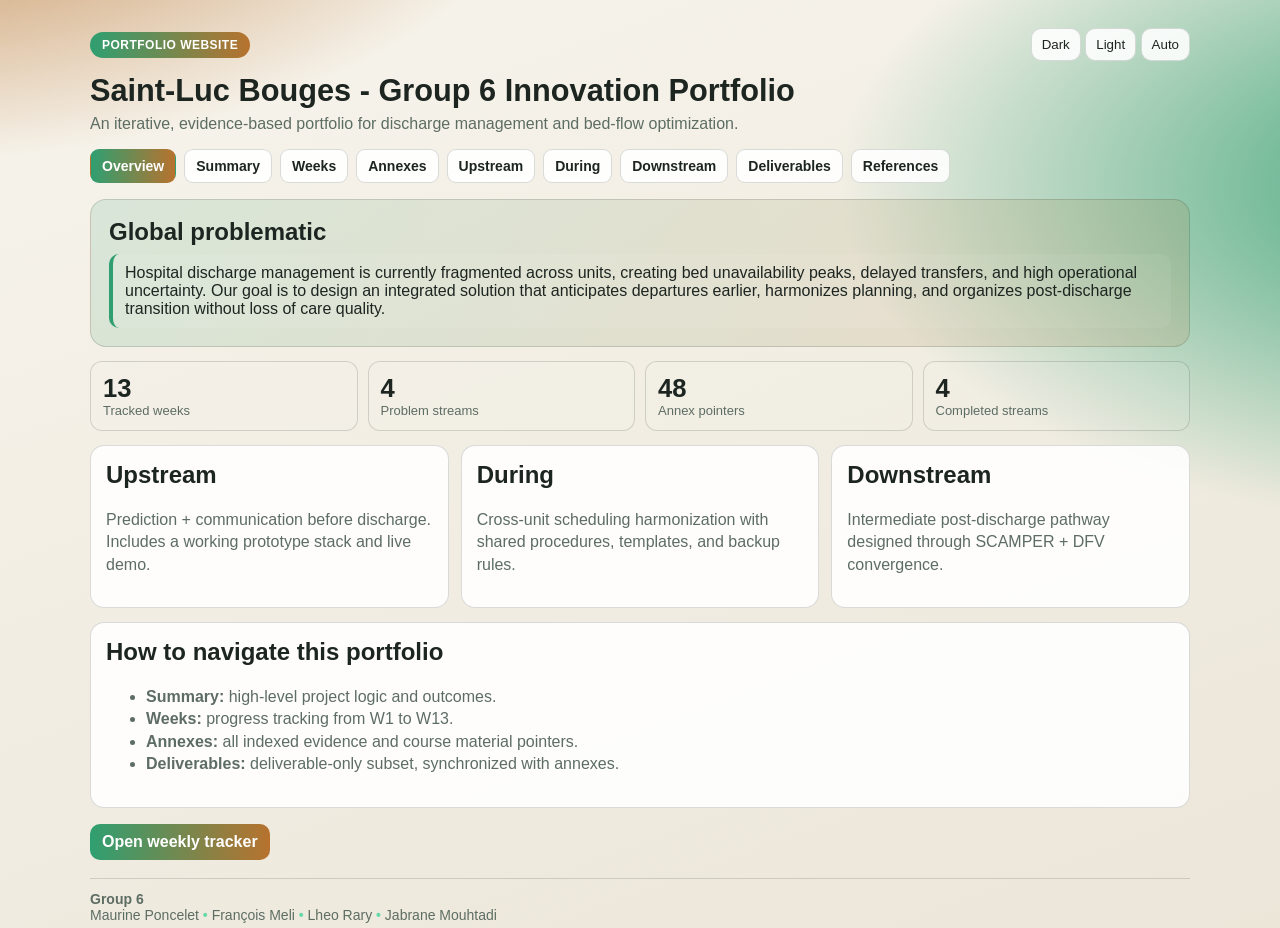
<file: index.html>
<!doctype html>
<html lang="en">
<head>
  <meta charset="utf-8" />
  <meta name="viewport" content="width=device-width, initial-scale=1" />
  <title>Saint-Luc Bouges G6 Portfolio</title>
  <link rel="stylesheet" href="assets/style.css" />
</head>
<body>
  <main class="container">
    <div class="topbar">
      <span class="badge">Portfolio Website</span>
      <div>
        <button type="button" onclick="setTheme('dark')">Dark</button>
        <button type="button" onclick="setTheme('light')">Light</button>
        <button type="button" onclick="setTheme('auto')">Auto</button>
      </div>
    </div>
    <h1>Saint-Luc Bouges - Group 6 Innovation Portfolio</h1>
    <p class="subtitle">An iterative, evidence-based portfolio for discharge management and bed-flow optimization.</p>

    <nav>
      <a href="index.html">Overview</a>
      <a href="summary.html">Summary</a>
      <a href="weeks.html">Weeks</a>
      <a href="annexes.html">Annexes</a>
      <a href="upstream.html">Upstream</a>
      <a href="during.html">During</a>
      <a href="downstream.html">Downstream</a>
      <a href="deliverables.html">Deliverables</a>
      <a href="references.html">References</a>
    </nav>

    <section class="hero reveal">
      <h2>Global problematic</h2>
      <div class="problem-box">
        Hospital discharge management is currently fragmented across units, creating bed unavailability peaks, delayed transfers, and high operational uncertainty.  
        Our goal is to design an integrated solution that anticipates departures earlier, harmonizes planning, and organizes post-discharge transition without loss of care quality.
      </div>
    </section>

    <section class="kpi-grid reveal">
      <article class="metric">
        <div class="value" id="metric-weeks">0</div>
        <div class="label">Tracked weeks</div>
      </article>
      <article class="metric">
        <div class="value" id="metric-streams">0</div>
        <div class="label">Problem streams</div>
      </article>
      <article class="metric">
        <div class="value" id="metric-annexes">0</div>
        <div class="label">Annex pointers</div>
      </article>
      <article class="metric">
        <div class="value" id="metric-completed-streams">0</div>
        <div class="label">Completed streams</div>
      </article>
    </section>

    <section class="pillars reveal" style="margin-top:14px;">
      <article class="card">
        <h2>Upstream</h2>
        <p>Prediction + communication before discharge. Includes a working prototype stack and live demo.</p>
      </article>
      <article class="card">
        <h2>During</h2>
        <p>Cross-unit scheduling harmonization with shared procedures, templates, and backup rules.</p>
      </article>
      <article class="card">
        <h2>Downstream</h2>
        <p>Intermediate post-discharge pathway designed through SCAMPER + DFV convergence.</p>
      </article>
    </section>

    <section class="card reveal" style="margin-top:14px;">
      <h2>How to navigate this portfolio</h2>
      <ul>
        <li><strong>Summary:</strong> high-level project logic and outcomes.</li>
        <li><strong>Weeks:</strong> progress tracking from W1 to W13.</li>
        <li><strong>Annexes:</strong> all indexed evidence and course material pointers.</li>
        <li><strong>Deliverables:</strong> deliverable-only subset, synchronized with annexes.</li>
      </ul>
    </section>

    <p style="margin-top:16px;">
      <a class="btn" href="weeks.html">Open weekly tracker</a>
    </p>

    <footer class="footer">
      <strong>Group 6</strong><br />
      Maurine Poncelet <span class="dot">•</span> François Meli <span class="dot">•</span> Lheo Rary <span class="dot">•</span> Jabrane Mouhtadi
    </footer>
  </main>
  <script src="assets/site.js"></script>
</body>
</html>
</file>
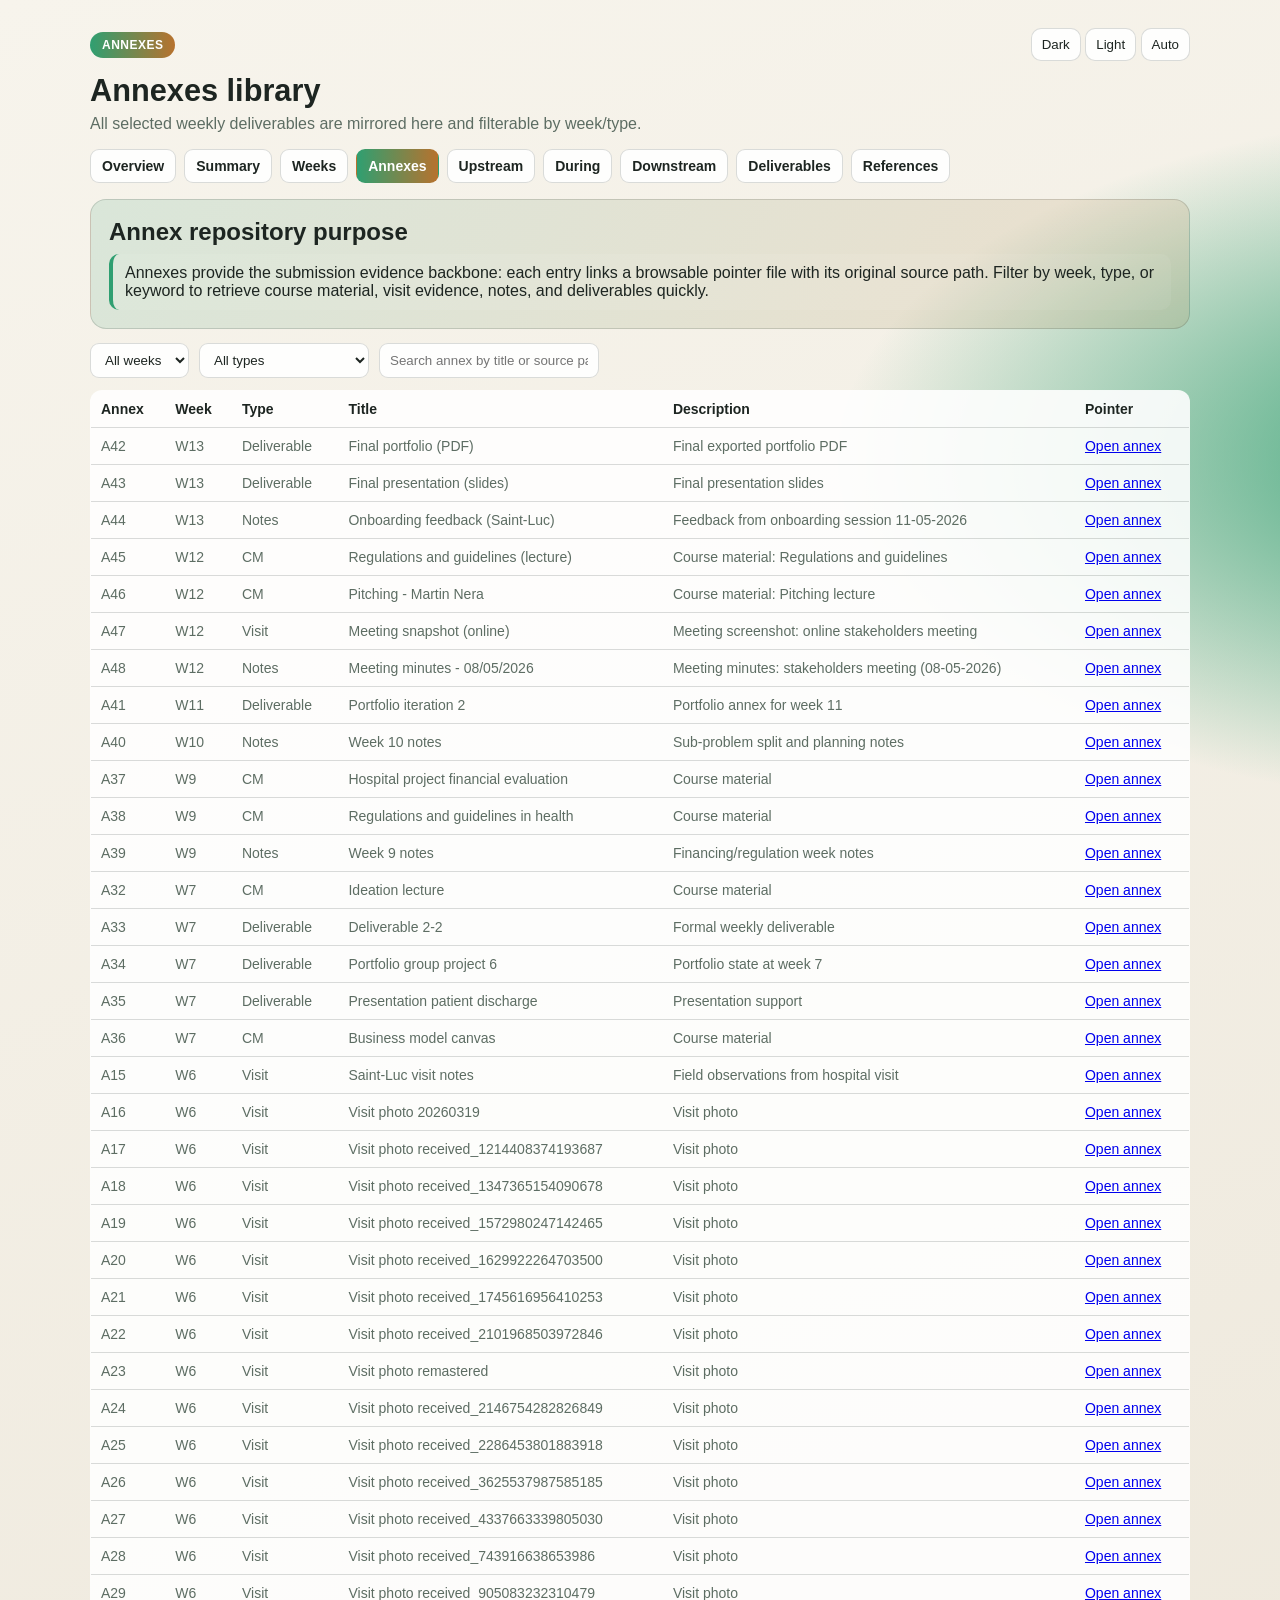
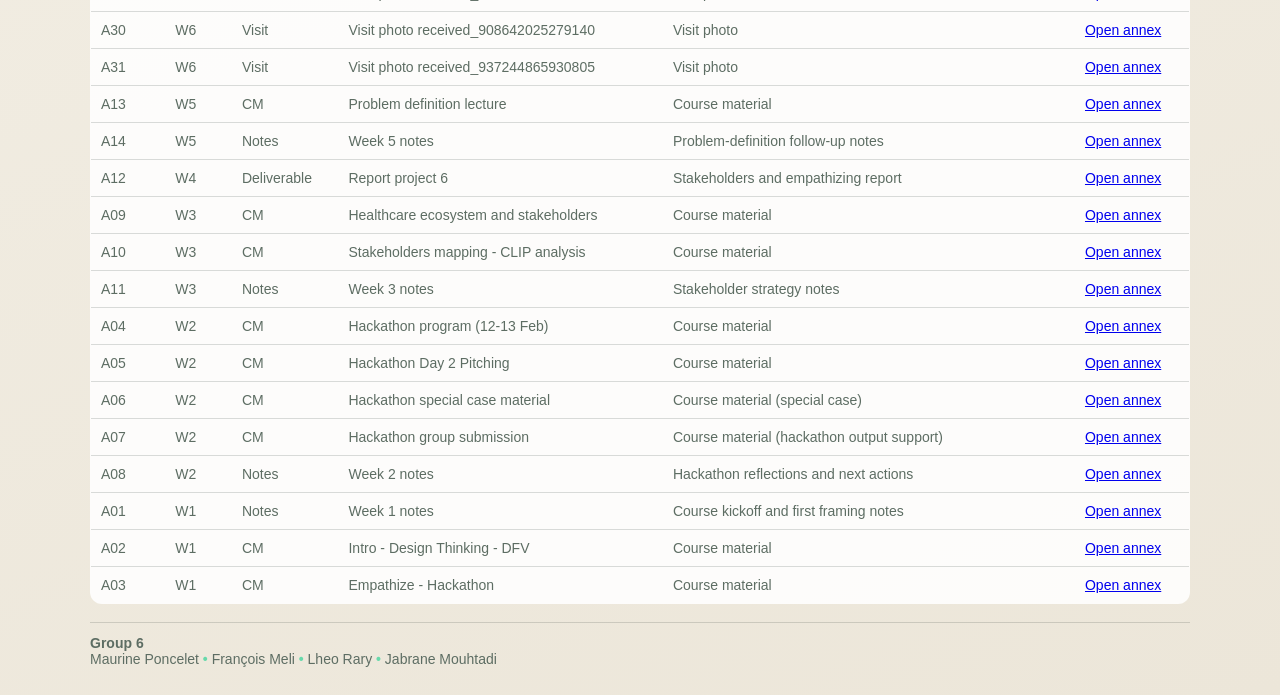
<file: annexes.html>
<!doctype html>
<html lang="en">
<head>
  <meta charset="utf-8" />
  <meta name="viewport" content="width=device-width, initial-scale=1" />
  <title>Annexes - Group 6 Portfolio</title>
  <link rel="stylesheet" href="assets/style.css" />
</head>
<body>
  <main class="container">
    <div class="topbar">
      <span class="badge">Annexes</span>
      <div>
        <button type="button" onclick="setTheme('dark')">Dark</button>
        <button type="button" onclick="setTheme('light')">Light</button>
        <button type="button" onclick="setTheme('auto')">Auto</button>
      </div>
    </div>
    <h1>Annexes library</h1>
    <p class="subtitle">All selected weekly deliverables are mirrored here and filterable by week/type.</p>

    <nav>
      <a href="index.html">Overview</a>
      <a href="summary.html">Summary</a>
      <a href="weeks.html">Weeks</a>
      <a href="annexes.html">Annexes</a>
      <a href="upstream.html">Upstream</a>
      <a href="during.html">During</a>
      <a href="downstream.html">Downstream</a>
      <a href="deliverables.html">Deliverables</a>
      <a href="references.html">References</a>
    </nav>

    <section class="hero reveal">
      <h2>Annex repository purpose</h2>
      <div class="problem-box">
        Annexes provide the submission evidence backbone: each entry links a browsable pointer file with its original source path.
        Filter by week, type, or keyword to retrieve course material, visit evidence, notes, and deliverables quickly.
      </div>
    </section>

    <div class="filter-row">
      <select id="annex-filter-week">
        <option value="all">All weeks</option>
        <option value="1">W1</option><option value="2">W2</option><option value="3">W3</option>
        <option value="4">W4</option><option value="5">W5</option><option value="6">W6</option>
        <option value="7">W7</option><option value="8">W8</option><option value="9">W9</option>
        <option value="10">W10</option><option value="11">W11</option><option value="12">W12</option>
        <option value="13">W13</option>
      </select>
      <select id="annex-filter-type">
        <option value="all">All types</option>
        <option value="cm">CM (Course Material)</option>
        <option value="visit">Visit</option>
        <option value="deliverable">Deliverable</option>
        <option value="notes">Notes</option>
        <option value="prototype">Prototype</option>
      </select>
      <input id="annex-filter-query" type="text" placeholder="Search annex by title or source path" />
    </div>

    <table class="table">
      <thead>
        <tr>
          <th>Annex</th>
          <th>Week</th>
          <th>Type</th>
          <th>Title</th>
          <th>Description</th>
          <th>Pointer</th>
        </tr>
      </thead>
      <tbody id="annexes-body"></tbody>
    </table>

    <footer class="footer">
      <strong>Group 6</strong><br />
      Maurine Poncelet <span class="dot">•</span> François Meli <span class="dot">•</span> Lheo Rary <span class="dot">•</span> Jabrane Mouhtadi
    </footer>
  </main>
  <script src="assets/annexes.js"></script>
  <script src="assets/site.js"></script>
</body>
</html>
</file>
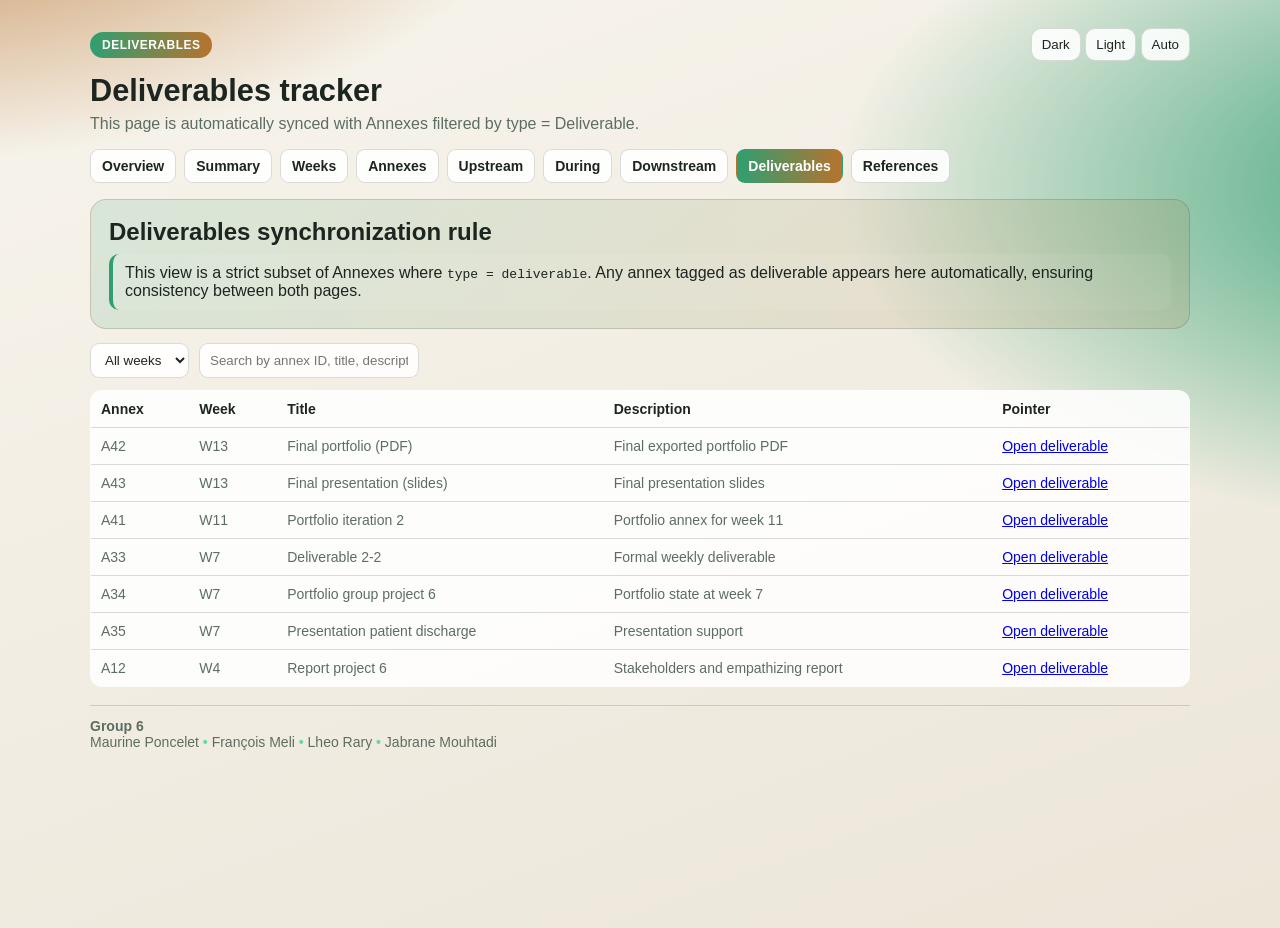
<file: deliverables.html>
<!doctype html>
<html lang="en">
<head>
  <meta charset="utf-8" />
  <meta name="viewport" content="width=device-width, initial-scale=1" />
  <title>Deliverables - Group 6 Portfolio</title>
  <link rel="stylesheet" href="assets/style.css" />
</head>
<body>
  <main class="container">
    <div class="topbar">
      <span class="badge">Deliverables</span>
      <div>
        <button type="button" onclick="setTheme('dark')">Dark</button>
        <button type="button" onclick="setTheme('light')">Light</button>
        <button type="button" onclick="setTheme('auto')">Auto</button>
      </div>
    </div>
    <h1>Deliverables tracker</h1>
    <p class="subtitle">This page is automatically synced with Annexes filtered by type = Deliverable.</p>

    <nav>
      <a href="index.html">Overview</a>
      <a href="summary.html">Summary</a>
      <a href="weeks.html">Weeks</a>
      <a href="annexes.html">Annexes</a>
      <a href="upstream.html">Upstream</a>
      <a href="during.html">During</a>
      <a href="downstream.html">Downstream</a>
      <a href="deliverables.html">Deliverables</a>
      <a href="references.html">References</a>
    </nav>

    <section class="hero reveal">
      <h2>Deliverables synchronization rule</h2>
      <div class="problem-box">
        This view is a strict subset of Annexes where <code>type = deliverable</code>.
        Any annex tagged as deliverable appears here automatically, ensuring consistency between both pages.
      </div>
    </section>

    <div class="filter-row">
      <select id="filter-week">
        <option value="all">All weeks</option>
        <option value="1">W1</option><option value="2">W2</option><option value="3">W3</option>
        <option value="4">W4</option><option value="5">W5</option><option value="6">W6</option>
        <option value="7">W7</option><option value="8">W8</option><option value="9">W9</option>
        <option value="10">W10</option><option value="11">W11</option><option value="12">W12</option>
        <option value="13">W13</option>
      </select>
      <input id="filter-query" type="text" placeholder="Search by annex ID, title, description, source" />
    </div>

    <table class="table">
      <thead>
        <tr>
          <th>Annex</th>
          <th>Week</th>
          <th>Title</th>
          <th>Description</th>
          <th>Pointer</th>
        </tr>
      </thead>
      <tbody id="deliverables-body"></tbody>
    </table>

    <footer class="footer">
      <strong>Group 6</strong><br />
      Maurine Poncelet <span class="dot">•</span> François Meli <span class="dot">•</span> Lheo Rary <span class="dot">•</span> Jabrane Mouhtadi
    </footer>
  </main>
  <script src="assets/annexes.js?v=20260413b"></script>
  <script>
    (function () {
      function fallbackRender() {
        const body = document.getElementById("deliverables-body");
        const weekFilter = document.getElementById("filter-week");
        const queryInput = document.getElementById("filter-query");
        if (!body || !window.ANNEXES_DATA) return;
        if (body.children.length > 0) return;

        const week = (weekFilter && weekFilter.value) ? weekFilter.value : "all";
        const q = (queryInput && queryInput.value ? queryInput.value : "").trim().toLowerCase();
        const rows = window.ANNEXES_DATA.filter((a) => {
          const w = week === "all" || String(a.week) === week;
          const t = a.type === "deliverable";
          const qq = q === "" || (a.id + " " + a.title + " " + a.description + " " + a.source).toLowerCase().includes(q);
          return w && t && qq;
        });
        body.innerHTML = rows.map((a) =>
          "<tr>" +
          "<td>" + a.id + "</td>" +
          "<td>W" + a.week + "</td>" +
          "<td>" + a.title + "</td>" +
          "<td>" + a.description + "</td>" +
          "<td><a href=\"" + a.file + "\" target=\"_blank\" rel=\"noreferrer\">Open deliverable</a></td>" +
          "</tr>"
        ).join("");
      }
      window.addEventListener("load", fallbackRender);
    })();
  </script>
  <script src="assets/site.js?v=20260413b"></script>
</body>
</html>
</file>
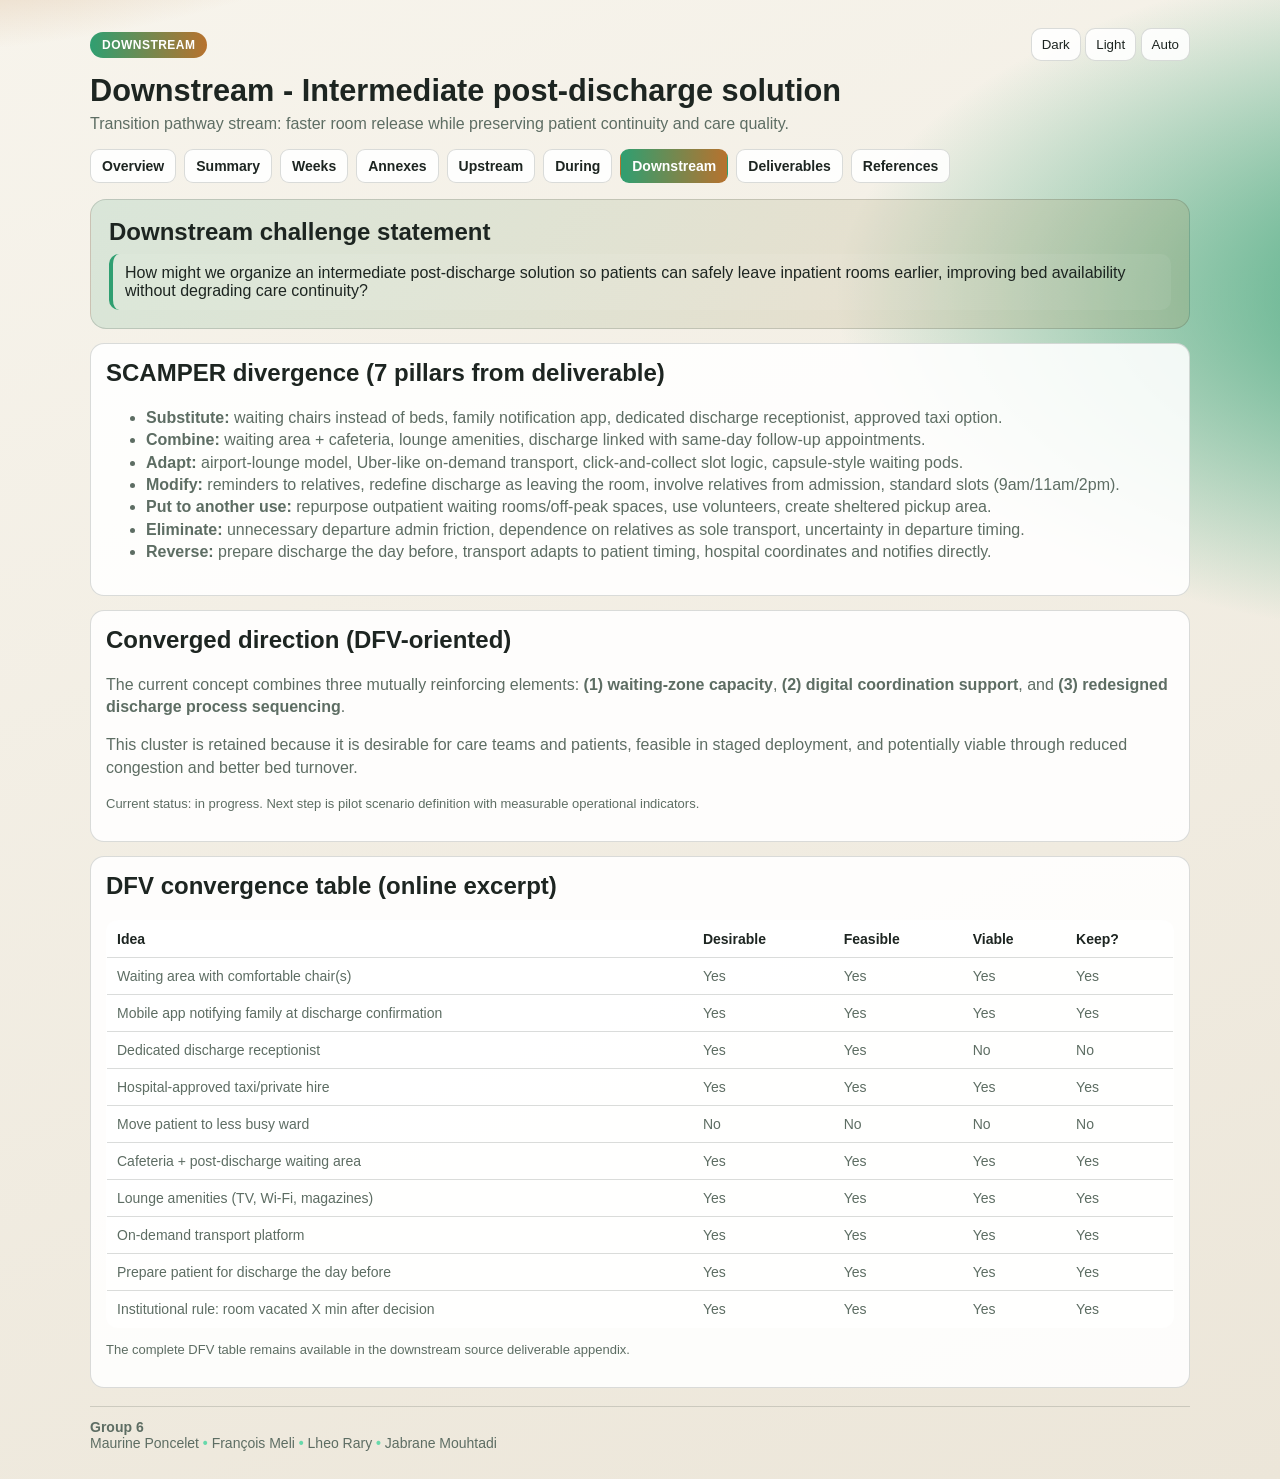
<file: downstream.html>
<!doctype html>
<html lang="en">
<head>
  <meta charset="utf-8" />
  <meta name="viewport" content="width=device-width, initial-scale=1" />
  <title>Downstream - Group 6 Portfolio</title>
  <link rel="stylesheet" href="assets/style.css" />
</head>
<body>
  <main class="container">
    <div class="topbar">
      <span class="badge">Downstream</span>
      <div>
        <button type="button" onclick="setTheme('dark')">Dark</button>
        <button type="button" onclick="setTheme('light')">Light</button>
        <button type="button" onclick="setTheme('auto')">Auto</button>
      </div>
    </div>
    <h1>Downstream - Intermediate post-discharge solution</h1>
    <p class="subtitle">Transition pathway stream: faster room release while preserving patient continuity and care quality.</p>

    <nav>
      <a href="index.html">Overview</a>
      <a href="summary.html">Summary</a>
      <a href="weeks.html">Weeks</a>
      <a href="annexes.html">Annexes</a>
      <a href="upstream.html">Upstream</a>
      <a href="during.html">During</a>
      <a href="downstream.html">Downstream</a>
      <a href="deliverables.html">Deliverables</a>
      <a href="references.html">References</a>
    </nav>

    <section class="hero reveal">
      <h2>Downstream challenge statement</h2>
      <div class="problem-box">
        How might we organize an intermediate post-discharge solution so patients can safely leave inpatient rooms earlier,
        improving bed availability without degrading care continuity?
      </div>
    </section>

    <section class="card reveal" style="margin-top:14px;">
      <h2>SCAMPER divergence (7 pillars from deliverable)</h2>
      <ul>
        <li><strong>Substitute:</strong> waiting chairs instead of beds, family notification app, dedicated discharge receptionist, approved taxi option.</li>
        <li><strong>Combine:</strong> waiting area + cafeteria, lounge amenities, discharge linked with same-day follow-up appointments.</li>
        <li><strong>Adapt:</strong> airport-lounge model, Uber-like on-demand transport, click-and-collect slot logic, capsule-style waiting pods.</li>
        <li><strong>Modify:</strong> reminders to relatives, redefine discharge as leaving the room, involve relatives from admission, standard slots (9am/11am/2pm).</li>
        <li><strong>Put to another use:</strong> repurpose outpatient waiting rooms/off-peak spaces, use volunteers, create sheltered pickup area.</li>
        <li><strong>Eliminate:</strong> unnecessary departure admin friction, dependence on relatives as sole transport, uncertainty in departure timing.</li>
        <li><strong>Reverse:</strong> prepare discharge the day before, transport adapts to patient timing, hospital coordinates and notifies directly.</li>
      </ul>
    </section>

    <section class="card reveal" style="margin-top:14px;">
      <h2>Converged direction (DFV-oriented)</h2>
      <p>
        The current concept combines three mutually reinforcing elements:
        <strong>(1) waiting-zone capacity</strong>, <strong>(2) digital coordination support</strong>, and
        <strong>(3) redesigned discharge process sequencing</strong>.
      </p>
      <p>
        This cluster is retained because it is desirable for care teams and patients, feasible in staged deployment, and potentially viable
        through reduced congestion and better bed turnover.
      </p>
      <p class="small">
        Current status: in progress. Next step is pilot scenario definition with measurable operational indicators.
      </p>
    </section>

    <section class="card reveal" style="margin-top:14px;">
      <h2>DFV convergence table (online excerpt)</h2>
      <table class="table">
        <thead>
          <tr>
            <th>Idea</th>
            <th>Desirable</th>
            <th>Feasible</th>
            <th>Viable</th>
            <th>Keep?</th>
          </tr>
        </thead>
        <tbody>
          <tr><td>Waiting area with comfortable chair(s)</td><td>Yes</td><td>Yes</td><td>Yes</td><td>Yes</td></tr>
          <tr><td>Mobile app notifying family at discharge confirmation</td><td>Yes</td><td>Yes</td><td>Yes</td><td>Yes</td></tr>
          <tr><td>Dedicated discharge receptionist</td><td>Yes</td><td>Yes</td><td>No</td><td>No</td></tr>
          <tr><td>Hospital-approved taxi/private hire</td><td>Yes</td><td>Yes</td><td>Yes</td><td>Yes</td></tr>
          <tr><td>Move patient to less busy ward</td><td>No</td><td>No</td><td>No</td><td>No</td></tr>
          <tr><td>Cafeteria + post-discharge waiting area</td><td>Yes</td><td>Yes</td><td>Yes</td><td>Yes</td></tr>
          <tr><td>Lounge amenities (TV, Wi-Fi, magazines)</td><td>Yes</td><td>Yes</td><td>Yes</td><td>Yes</td></tr>
          <tr><td>On-demand transport platform</td><td>Yes</td><td>Yes</td><td>Yes</td><td>Yes</td></tr>
          <tr><td>Prepare patient for discharge the day before</td><td>Yes</td><td>Yes</td><td>Yes</td><td>Yes</td></tr>
          <tr><td>Institutional rule: room vacated X min after decision</td><td>Yes</td><td>Yes</td><td>Yes</td><td>Yes</td></tr>
        </tbody>
      </table>
      <p class="small">The complete DFV table remains available in the downstream source deliverable appendix.</p>
    </section>

    <footer class="footer">
      <strong>Group 6</strong><br />
      Maurine Poncelet <span class="dot">•</span> François Meli <span class="dot">•</span> Lheo Rary <span class="dot">•</span> Jabrane Mouhtadi
    </footer>
  </main>
  <script src="assets/site.js"></script>
</body>
</html>
</file>
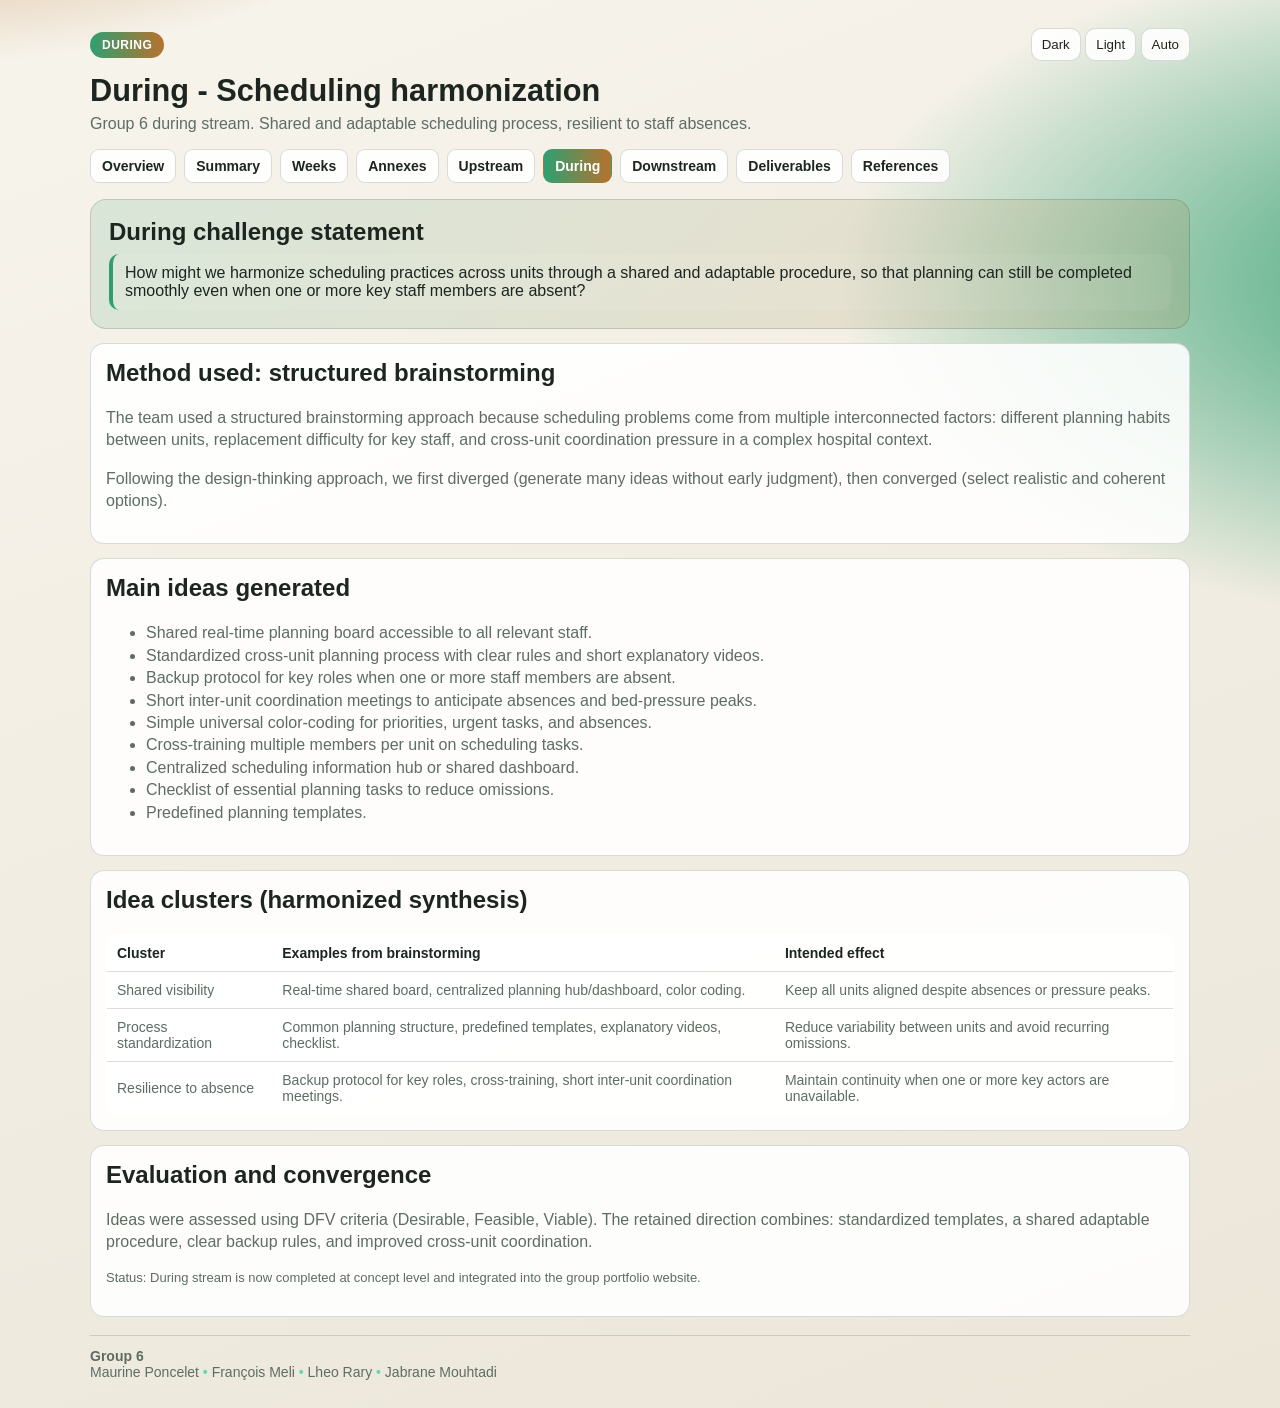
<file: during.html>
<!doctype html>
<html lang="en">
<head>
  <meta charset="utf-8" />
  <meta name="viewport" content="width=device-width, initial-scale=1" />
  <title>During - Group 6 Portfolio</title>
  <link rel="stylesheet" href="assets/style.css" />
</head>
<body>
  <main class="container">
    <div class="topbar">
      <span class="badge">During</span>
      <div>
        <button type="button" onclick="setTheme('dark')">Dark</button>
        <button type="button" onclick="setTheme('light')">Light</button>
        <button type="button" onclick="setTheme('auto')">Auto</button>
      </div>
    </div>
    <h1>During - Scheduling harmonization</h1>
    <p class="subtitle">Group 6 during stream. Shared and adaptable scheduling process, resilient to staff absences.</p>

    <nav>
      <a href="index.html">Overview</a>
      <a href="summary.html">Summary</a>
      <a href="weeks.html">Weeks</a>
      <a href="annexes.html">Annexes</a>
      <a href="upstream.html">Upstream</a>
      <a href="during.html">During</a>
      <a href="downstream.html">Downstream</a>
      <a href="deliverables.html">Deliverables</a>
      <a href="references.html">References</a>
    </nav>

    <section class="hero reveal">
      <h2>During challenge statement</h2>
      <div class="problem-box">
        How might we harmonize scheduling practices across units through a shared and adaptable procedure,
        so that planning can still be completed smoothly even when one or more key staff members are absent?
      </div>
    </section>

    <section class="card reveal" style="margin-top:14px;">
      <h2>Method used: structured brainstorming</h2>
      <p>
        The team used a structured brainstorming approach because scheduling problems come from multiple
        interconnected factors: different planning habits between units, replacement difficulty for key staff,
        and cross-unit coordination pressure in a complex hospital context.
      </p>
      <p>
        Following the design-thinking approach, we first diverged (generate many ideas without early judgment),
        then converged (select realistic and coherent options).
      </p>
    </section>

    <section class="card reveal" style="margin-top:14px;">
      <h2>Main ideas generated</h2>
      <ul>
        <li>Shared real-time planning board accessible to all relevant staff.</li>
        <li>Standardized cross-unit planning process with clear rules and short explanatory videos.</li>
        <li>Backup protocol for key roles when one or more staff members are absent.</li>
        <li>Short inter-unit coordination meetings to anticipate absences and bed-pressure peaks.</li>
        <li>Simple universal color-coding for priorities, urgent tasks, and absences.</li>
        <li>Cross-training multiple members per unit on scheduling tasks.</li>
        <li>Centralized scheduling information hub or shared dashboard.</li>
        <li>Checklist of essential planning tasks to reduce omissions.</li>
        <li>Predefined planning templates.</li>
      </ul>
    </section>

    <section class="card reveal" style="margin-top:14px;">
      <h2>Idea clusters (harmonized synthesis)</h2>
      <table class="table">
        <thead>
          <tr>
            <th>Cluster</th>
            <th>Examples from brainstorming</th>
            <th>Intended effect</th>
          </tr>
        </thead>
        <tbody>
          <tr>
            <td>Shared visibility</td>
            <td>Real-time shared board, centralized planning hub/dashboard, color coding.</td>
            <td>Keep all units aligned despite absences or pressure peaks.</td>
          </tr>
          <tr>
            <td>Process standardization</td>
            <td>Common planning structure, predefined templates, explanatory videos, checklist.</td>
            <td>Reduce variability between units and avoid recurring omissions.</td>
          </tr>
          <tr>
            <td>Resilience to absence</td>
            <td>Backup protocol for key roles, cross-training, short inter-unit coordination meetings.</td>
            <td>Maintain continuity when one or more key actors are unavailable.</td>
          </tr>
        </tbody>
      </table>
    </section>

    <section class="card reveal" style="margin-top:14px;">
      <h2>Evaluation and convergence</h2>
      <p>
        Ideas were assessed using DFV criteria (Desirable, Feasible, Viable).
        The retained direction combines:
        standardized templates, a shared adaptable procedure, clear backup rules, and improved cross-unit coordination.
      </p>
      <p class="small">
        Status: During stream is now completed at concept level and integrated into the group portfolio website.
      </p>
    </section>

    <footer class="footer">
      <strong>Group 6</strong><br />
      Maurine Poncelet <span class="dot">•</span> François Meli <span class="dot">•</span> Lheo Rary <span class="dot">•</span> Jabrane Mouhtadi
    </footer>
  </main>
  <script src="assets/site.js"></script>
</body>
</html>
</file>
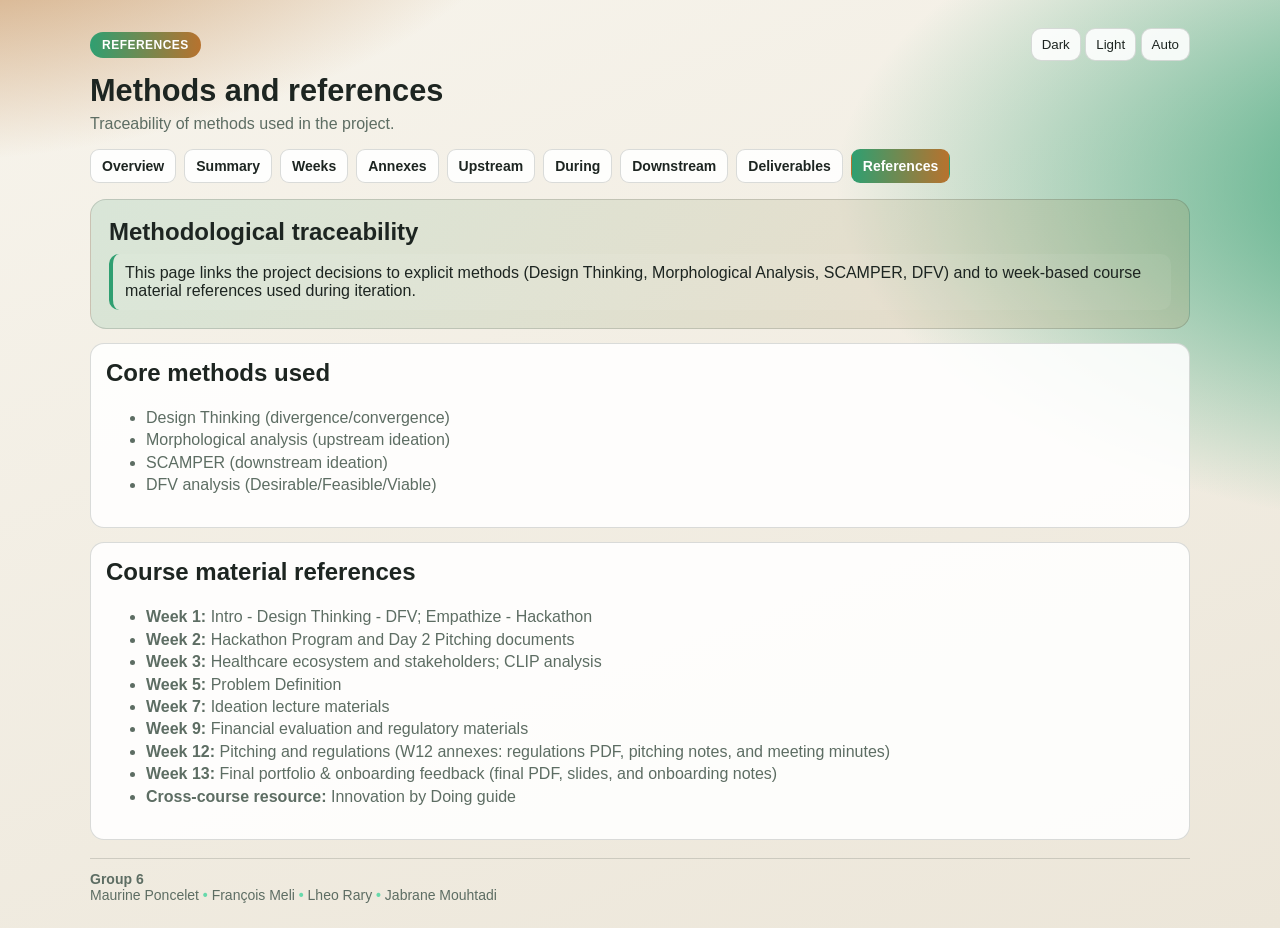
<file: references.html>
<!doctype html>
<html lang="en">
<head>
  <meta charset="utf-8" />
  <meta name="viewport" content="width=device-width, initial-scale=1" />
  <title>References - Group 6 Portfolio</title>
  <link rel="stylesheet" href="assets/style.css" />
</head>
<body>
  <main class="container">
    <div class="topbar">
      <span class="badge">References</span>
      <div>
        <button type="button" onclick="setTheme('dark')">Dark</button>
        <button type="button" onclick="setTheme('light')">Light</button>
        <button type="button" onclick="setTheme('auto')">Auto</button>
      </div>
    </div>
    <h1>Methods and references</h1>
    <p class="subtitle">Traceability of methods used in the project.</p>

    <nav>
      <a href="index.html">Overview</a>
      <a href="summary.html">Summary</a>
      <a href="weeks.html">Weeks</a>
      <a href="annexes.html">Annexes</a>
      <a href="upstream.html">Upstream</a>
      <a href="during.html">During</a>
      <a href="downstream.html">Downstream</a>
      <a href="deliverables.html">Deliverables</a>
      <a href="references.html">References</a>
    </nav>

    <section class="hero reveal">
      <h2>Methodological traceability</h2>
      <div class="problem-box">
        This page links the project decisions to explicit methods (Design Thinking, Morphological Analysis, SCAMPER, DFV)
        and to week-based course material references used during iteration.
      </div>
    </section>

    <section class="card reveal" style="margin-top:14px;">
      <h2>Core methods used</h2>
      <ul>
        <li>Design Thinking (divergence/convergence)</li>
        <li>Morphological analysis (upstream ideation)</li>
        <li>SCAMPER (downstream ideation)</li>
        <li>DFV analysis (Desirable/Feasible/Viable)</li>
      </ul>
    </section>

    <section class="card reveal" style="margin-top:14px;">
      <h2>Course material references</h2>
      <ul>
        <li><strong>Week 1:</strong> Intro - Design Thinking - DFV; Empathize - Hackathon</li>
        <li><strong>Week 2:</strong> Hackathon Program and Day 2 Pitching documents</li>
        <li><strong>Week 3:</strong> Healthcare ecosystem and stakeholders; CLIP analysis</li>
        <li><strong>Week 5:</strong> Problem Definition</li>
        <li><strong>Week 7:</strong> Ideation lecture materials</li>
        <li><strong>Week 9:</strong> Financial evaluation and regulatory materials</li>
        <li><strong>Week 12:</strong> Pitching and regulations (W12 annexes: regulations PDF, pitching notes, and meeting minutes)</li>
        <li><strong>Week 13:</strong> Final portfolio & onboarding feedback (final PDF, slides, and onboarding notes)</li>
        <li><strong>Cross-course resource:</strong> Innovation by Doing guide</li>
      </ul>
    </section>

    <footer class="footer">
      <strong>Group 6</strong><br />
      Maurine Poncelet <span class="dot">•</span> François Meli <span class="dot">•</span> Lheo Rary <span class="dot">•</span> Jabrane Mouhtadi
    </footer>
  </main>
  <script src="assets/site.js"></script>
</body>
</html>
</file>
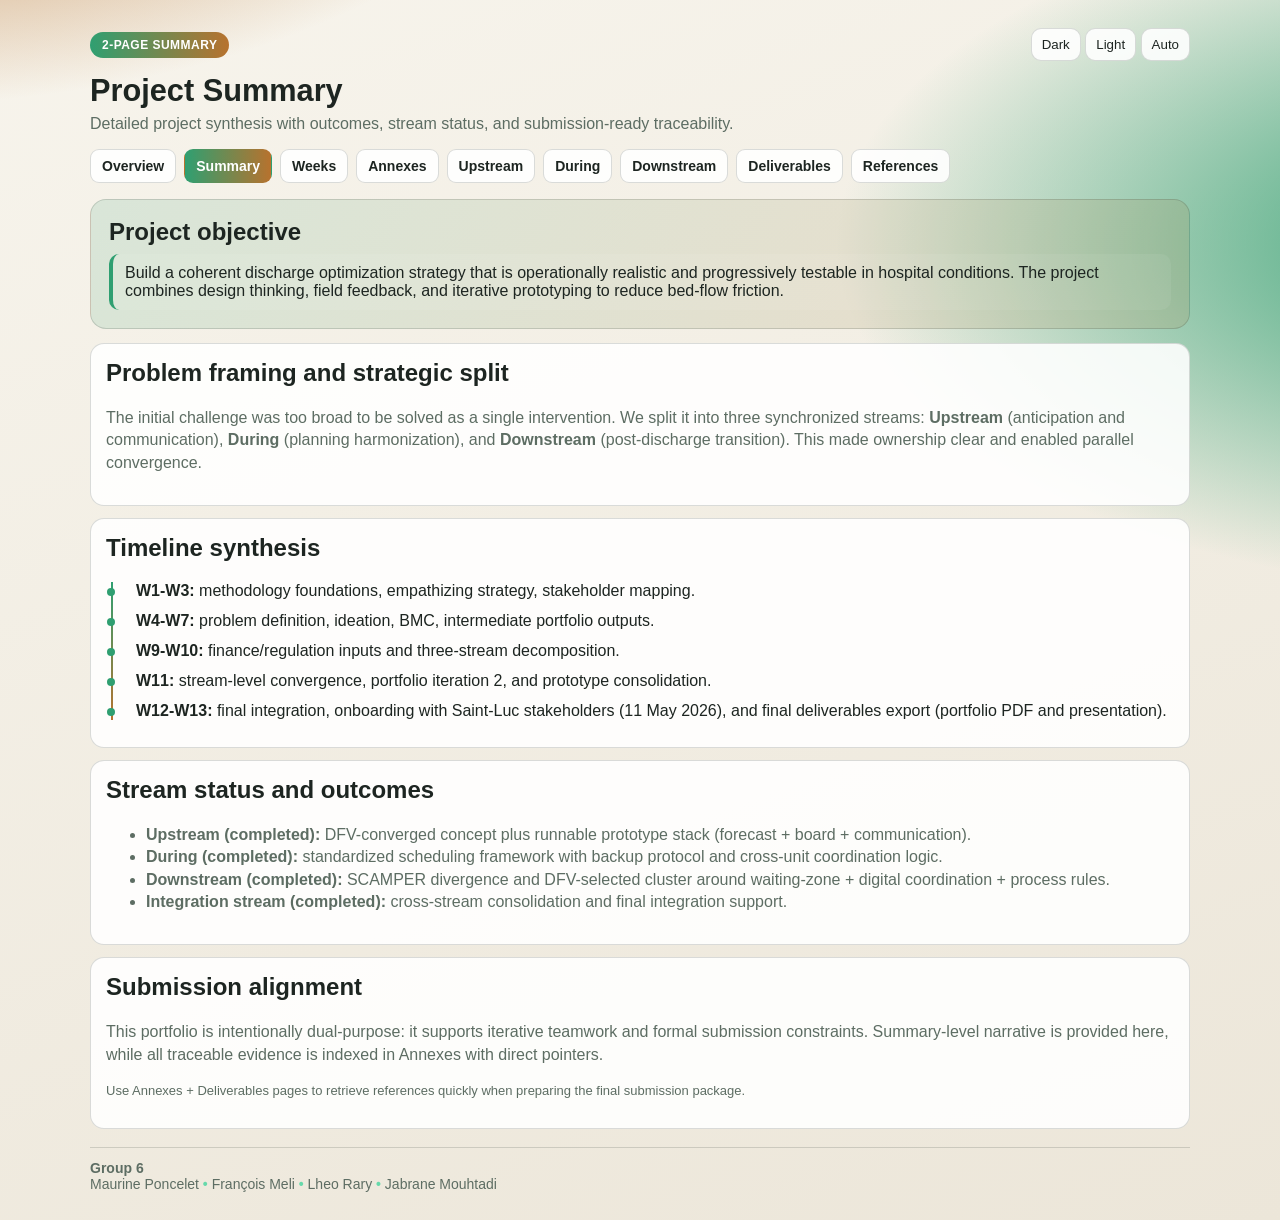
<file: summary.html>
<!doctype html>
<html lang="en">
<head>
  <meta charset="utf-8" />
  <meta name="viewport" content="width=device-width, initial-scale=1" />
  <title>Summary - Group 6 Portfolio</title>
  <link rel="stylesheet" href="assets/style.css" />
</head>
<body>
  <main class="container">
    <div class="topbar">
      <span class="badge">2-page summary</span>
      <div>
        <button type="button" onclick="setTheme('dark')">Dark</button>
        <button type="button" onclick="setTheme('light')">Light</button>
        <button type="button" onclick="setTheme('auto')">Auto</button>
      </div>
    </div>
    <h1>Project Summary</h1>
    <p class="subtitle">Detailed project synthesis with outcomes, stream status, and submission-ready traceability.</p>

    <nav>
      <a href="index.html">Overview</a>
      <a href="summary.html">Summary</a>
      <a href="weeks.html">Weeks</a>
      <a href="annexes.html">Annexes</a>
      <a href="upstream.html">Upstream</a>
      <a href="during.html">During</a>
      <a href="downstream.html">Downstream</a>
      <a href="deliverables.html">Deliverables</a>
      <a href="references.html">References</a>
    </nav>

    <section class="hero reveal">
      <h2>Project objective</h2>
      <div class="problem-box">
        Build a coherent discharge optimization strategy that is operationally realistic and progressively testable in hospital conditions.  
        The project combines design thinking, field feedback, and iterative prototyping to reduce bed-flow friction.
      </div>
    </section>

    <section class="card reveal">
      <h2>Problem framing and strategic split</h2>
      <p>
        The initial challenge was too broad to be solved as a single intervention. We split it into three synchronized streams:
        <strong>Upstream</strong> (anticipation and communication), <strong>During</strong> (planning harmonization), and
        <strong>Downstream</strong> (post-discharge transition). This made ownership clear and enabled parallel convergence.
      </p>
    </section>

    <section class="card reveal" style="margin-top:12px;">
      <h2>Timeline synthesis</h2>
      <div class="timeline">
        <div class="timeline-item"><strong>W1-W3:</strong> methodology foundations, empathizing strategy, stakeholder mapping.</div>
        <div class="timeline-item"><strong>W4-W7:</strong> problem definition, ideation, BMC, intermediate portfolio outputs.</div>
        <div class="timeline-item"><strong>W9-W10:</strong> finance/regulation inputs and three-stream decomposition.</div>
        <div class="timeline-item"><strong>W11:</strong> stream-level convergence, portfolio iteration 2, and prototype consolidation.</div>
        <div class="timeline-item"><strong>W12-W13:</strong> final integration, onboarding with Saint-Luc stakeholders (11 May 2026), and final deliverables export (portfolio PDF and presentation).</div>
      </div>
    </section>

    <section class="card reveal" style="margin-top:12px;">
      <h2>Stream status and outcomes</h2>
      <ul>
        <li><strong>Upstream (completed):</strong> DFV-converged concept plus runnable prototype stack (forecast + board + communication).</li>
        <li><strong>During (completed):</strong> standardized scheduling framework with backup protocol and cross-unit coordination logic.</li>
        <li><strong>Downstream (completed):</strong> SCAMPER divergence and DFV-selected cluster around waiting-zone + digital coordination + process rules.</li>
        <li><strong>Integration stream (completed):</strong> cross-stream consolidation and final integration support.</li>
      </ul>
    </section>

    <section class="card reveal" style="margin-top:12px;">
      <h2>Submission alignment</h2>
      <p>
        This portfolio is intentionally dual-purpose: it supports iterative teamwork and formal submission constraints.
        Summary-level narrative is provided here, while all traceable evidence is indexed in Annexes with direct pointers.
      </p>
      <p class="small">Use Annexes + Deliverables pages to retrieve references quickly when preparing the final submission package.</p>
    </section>

    <footer class="footer">
      <strong>Group 6</strong><br />
      Maurine Poncelet <span class="dot">•</span> François Meli <span class="dot">•</span> Lheo Rary <span class="dot">•</span> Jabrane Mouhtadi
    </footer>
  </main>
  <script src="assets/site.js"></script>
</body>
</html>
</file>
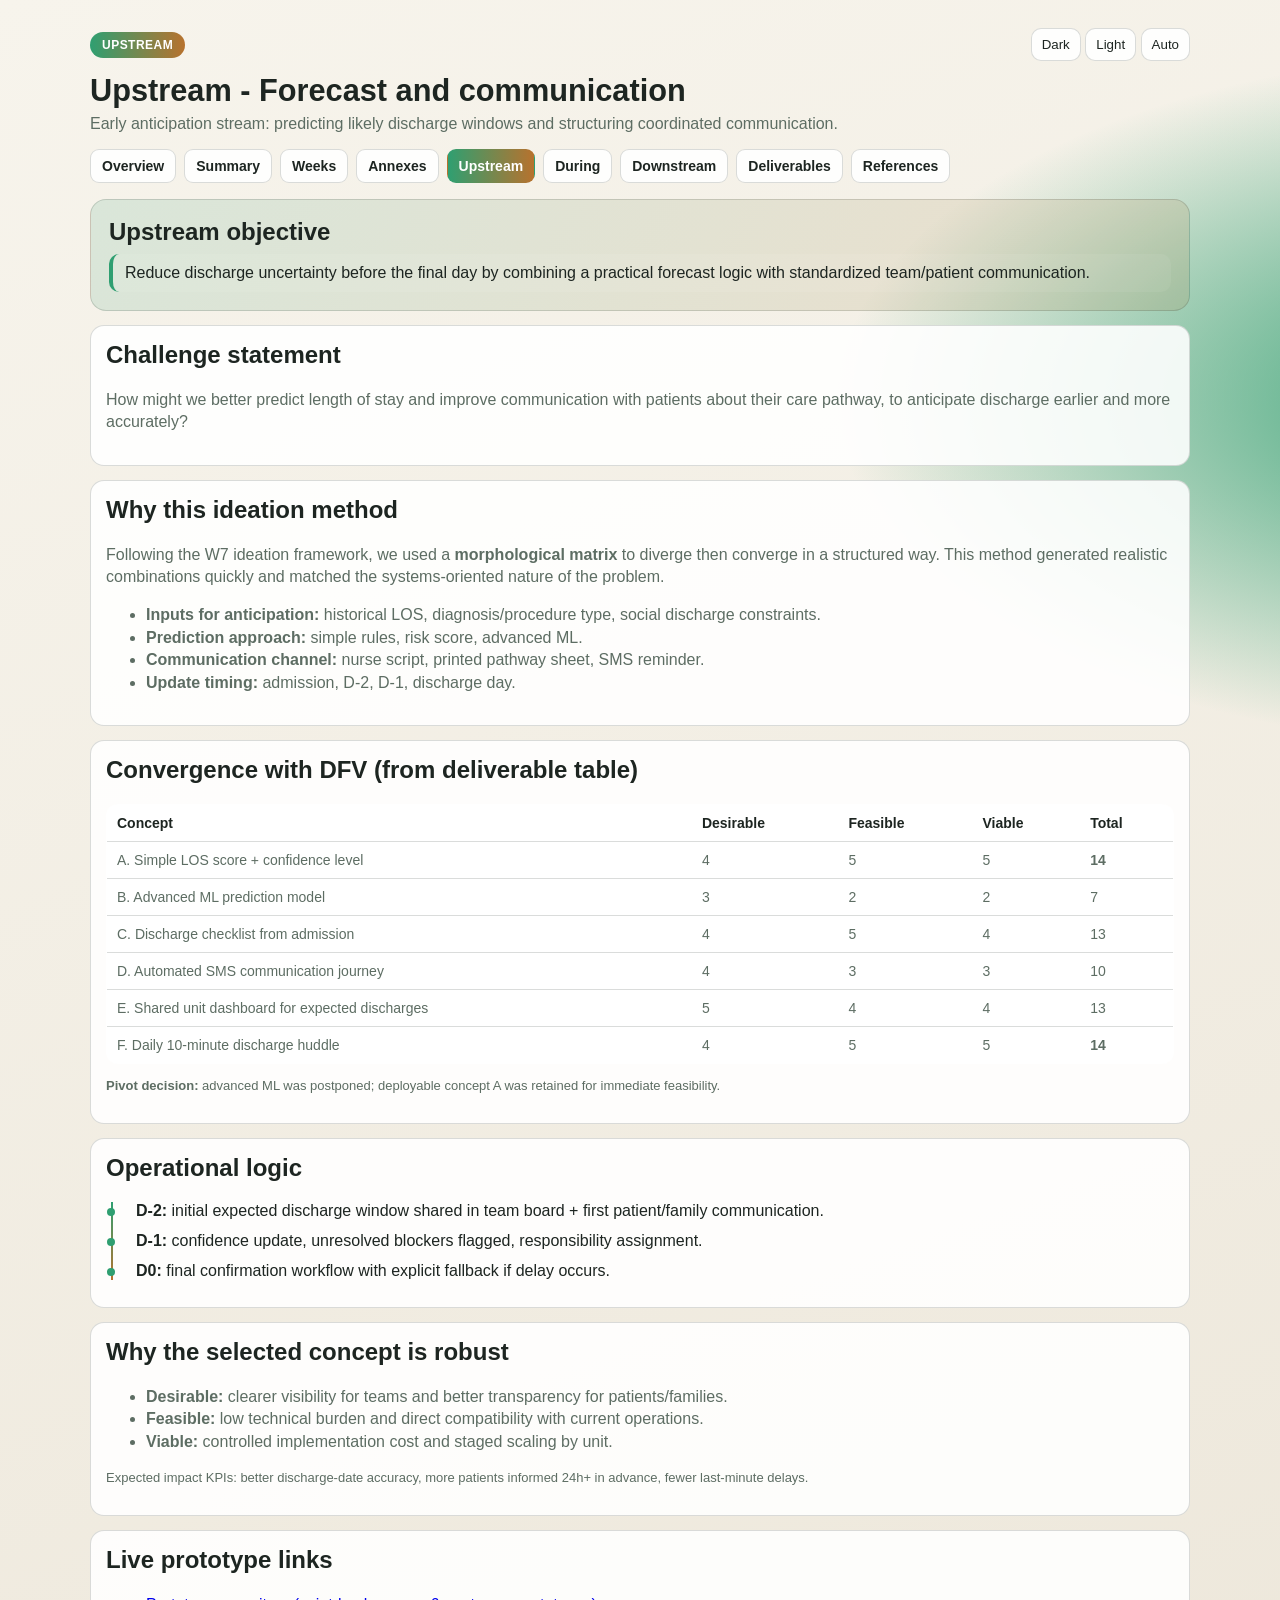
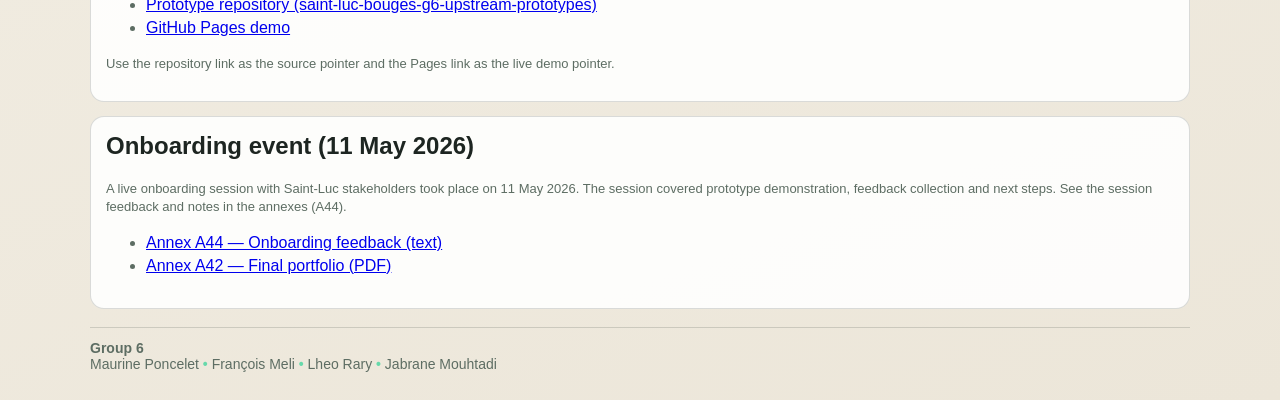
<file: upstream.html>
<!doctype html>
<html lang="en">
<head>
  <meta charset="utf-8" />
  <meta name="viewport" content="width=device-width, initial-scale=1" />
  <title>Upstream - Group 6 Portfolio</title>
  <link rel="stylesheet" href="assets/style.css" />
</head>
<body>
  <main class="container">
    <div class="topbar">
      <span class="badge">Upstream</span>
      <div>
        <button type="button" onclick="setTheme('dark')">Dark</button>
        <button type="button" onclick="setTheme('light')">Light</button>
        <button type="button" onclick="setTheme('auto')">Auto</button>
      </div>
    </div>
    <h1>Upstream - Forecast and communication</h1>
    <p class="subtitle">Early anticipation stream: predicting likely discharge windows and structuring coordinated communication.</p>

    <nav>
      <a href="index.html">Overview</a>
      <a href="summary.html">Summary</a>
      <a href="weeks.html">Weeks</a>
      <a href="annexes.html">Annexes</a>
      <a href="upstream.html">Upstream</a>
      <a href="during.html">During</a>
      <a href="downstream.html">Downstream</a>
      <a href="deliverables.html">Deliverables</a>
      <a href="references.html">References</a>
    </nav>

    <section class="hero reveal">
      <h2>Upstream objective</h2>
      <div class="problem-box">
        Reduce discharge uncertainty before the final day by combining a practical forecast logic with standardized team/patient communication.
      </div>
    </section>

    <section class="card reveal" style="margin-top:14px;">
      <h2>Challenge statement</h2>
      <p>How might we better predict length of stay and improve communication with patients about their care pathway, to anticipate discharge earlier and more accurately?</p>
    </section>

    <section class="card reveal" style="margin-top:14px;">
      <h2>Why this ideation method</h2>
      <p>
        Following the W7 ideation framework, we used a <strong>morphological matrix</strong> to diverge then converge in a structured way.
        This method generated realistic combinations quickly and matched the systems-oriented nature of the problem.
      </p>
      <ul>
        <li><strong>Inputs for anticipation:</strong> historical LOS, diagnosis/procedure type, social discharge constraints.</li>
        <li><strong>Prediction approach:</strong> simple rules, risk score, advanced ML.</li>
        <li><strong>Communication channel:</strong> nurse script, printed pathway sheet, SMS reminder.</li>
        <li><strong>Update timing:</strong> admission, D-2, D-1, discharge day.</li>
      </ul>
    </section>

    <section class="card reveal" style="margin-top:14px;">
      <h2>Convergence with DFV (from deliverable table)</h2>
      <table class="table">
        <thead>
          <tr>
            <th>Concept</th>
            <th>Desirable</th>
            <th>Feasible</th>
            <th>Viable</th>
            <th>Total</th>
          </tr>
        </thead>
        <tbody>
          <tr><td>A. Simple LOS score + confidence level</td><td>4</td><td>5</td><td>5</td><td><strong>14</strong></td></tr>
          <tr><td>B. Advanced ML prediction model</td><td>3</td><td>2</td><td>2</td><td>7</td></tr>
          <tr><td>C. Discharge checklist from admission</td><td>4</td><td>5</td><td>4</td><td>13</td></tr>
          <tr><td>D. Automated SMS communication journey</td><td>4</td><td>3</td><td>3</td><td>10</td></tr>
          <tr><td>E. Shared unit dashboard for expected discharges</td><td>5</td><td>4</td><td>4</td><td>13</td></tr>
          <tr><td>F. Daily 10-minute discharge huddle</td><td>4</td><td>5</td><td>5</td><td><strong>14</strong></td></tr>
        </tbody>
      </table>
      <p class="small"><strong>Pivot decision:</strong> advanced ML was postponed; deployable concept A was retained for immediate feasibility.</p>
    </section>

    <section class="card reveal" style="margin-top:14px;">
      <h2>Operational logic</h2>
      <div class="timeline">
        <div class="timeline-item"><strong>D-2:</strong> initial expected discharge window shared in team board + first patient/family communication.</div>
        <div class="timeline-item"><strong>D-1:</strong> confidence update, unresolved blockers flagged, responsibility assignment.</div>
        <div class="timeline-item"><strong>D0:</strong> final confirmation workflow with explicit fallback if delay occurs.</div>
      </div>
    </section>

    <section class="card reveal" style="margin-top:14px;">
      <h2>Why the selected concept is robust</h2>
      <ul>
        <li><strong>Desirable:</strong> clearer visibility for teams and better transparency for patients/families.</li>
        <li><strong>Feasible:</strong> low technical burden and direct compatibility with current operations.</li>
        <li><strong>Viable:</strong> controlled implementation cost and staged scaling by unit.</li>
      </ul>
      <p class="small">Expected impact KPIs: better discharge-date accuracy, more patients informed 24h+ in advance, fewer last-minute delays.</p>
    </section>

    <section class="card reveal" style="margin-top:14px;">
      <h2>Live prototype links</h2>
      <ul>
        <li><a href="https://github.com/Lord-Melflam/saint-luc-bouges-g6-upstream-prototypes">Prototype repository (saint-luc-bouges-g6-upstream-prototypes)</a></li>
        <li><a href="https://lord-melflam.github.io/saint-luc-bouges-g6-upstream-prototypes/">GitHub Pages demo</a></li>
      </ul>
      <p class="small">Use the repository link as the source pointer and the Pages link as the live demo pointer.</p>
    </section>

    <section class="card reveal" style="margin-top:14px;">
      <h2>Onboarding event (11 May 2026)</h2>
      <p class="small">A live onboarding session with Saint-Luc stakeholders took place on 11 May 2026. The session covered prototype demonstration, feedback collection and next steps. See the session feedback and notes in the annexes (A44).</p>
      <ul>
        <li><a href="annexes/A44_W13_onboarding_feedback.txt" target="_blank" rel="noreferrer">Annex A44 — Onboarding feedback (text)</a></li>
        <li><a href="annexes/A42_W13_portfolio_final.pdf" target="_blank" rel="noreferrer">Annex A42 — Final portfolio (PDF)</a></li>
      </ul>
    </section>

    <footer class="footer">
      <strong>Group 6</strong><br />
      Maurine Poncelet <span class="dot">•</span> François Meli <span class="dot">•</span> Lheo Rary <span class="dot">•</span> Jabrane Mouhtadi
    </footer>
  </main>
  <script src="assets/site.js"></script>
</body>
</html>
</file>
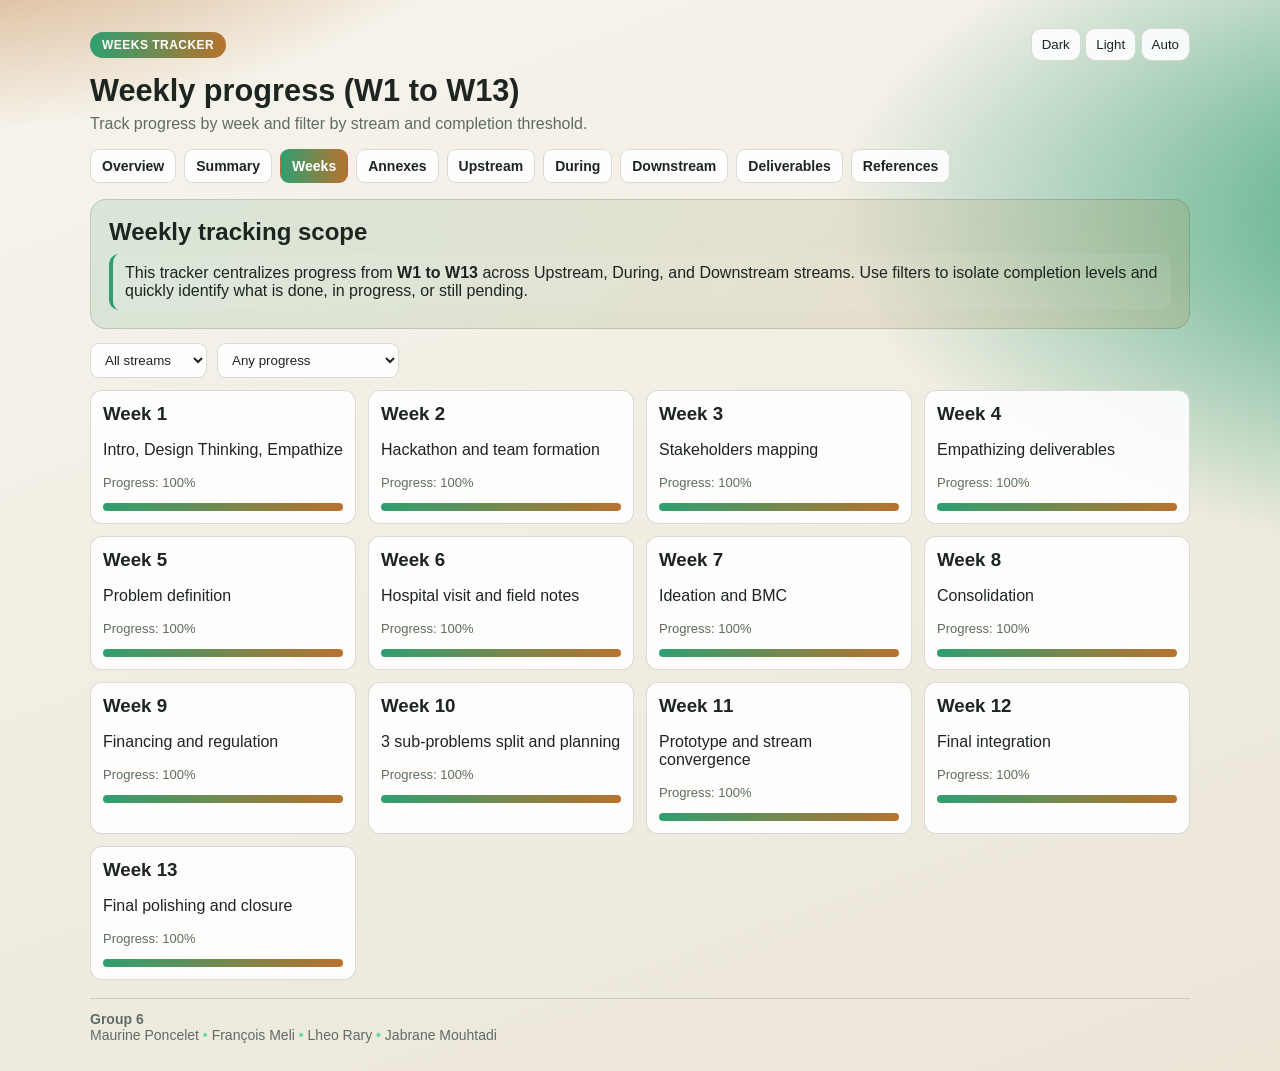
<file: weeks.html>
<!doctype html>
<html lang="en">
<head>
  <meta charset="utf-8" />
  <meta name="viewport" content="width=device-width, initial-scale=1" />
  <title>Weeks Tracker - Group 6 Portfolio</title>
  <link rel="stylesheet" href="assets/style.css" />
</head>
<body>
  <main class="container">
    <div class="topbar">
      <span class="badge">Weeks Tracker</span>
      <div>
        <button type="button" onclick="setTheme('dark')">Dark</button>
        <button type="button" onclick="setTheme('light')">Light</button>
        <button type="button" onclick="setTheme('auto')">Auto</button>
      </div>
    </div>
    <h1>Weekly progress (W1 to W13)</h1>
    <p class="subtitle">Track progress by week and filter by stream and completion threshold.</p>

    <nav>
      <a href="index.html">Overview</a>
      <a href="summary.html">Summary</a>
      <a href="weeks.html">Weeks</a>
      <a href="annexes.html">Annexes</a>
      <a href="upstream.html">Upstream</a>
      <a href="during.html">During</a>
      <a href="downstream.html">Downstream</a>
      <a href="deliverables.html">Deliverables</a>
      <a href="references.html">References</a>
    </nav>

    <section class="hero reveal">
      <h2>Weekly tracking scope</h2>
      <div class="problem-box">
        This tracker centralizes progress from <strong>W1 to W13</strong> across Upstream, During, and Downstream streams.
        Use filters to isolate completion levels and quickly identify what is done, in progress, or still pending.
      </div>
    </section>

    <div class="filter-row">
      <select id="weeks-filter-stream">
        <option value="all">All streams</option>
        <option value="upstream">Upstream</option>
        <option value="during">During</option>
        <option value="downstream">Downstream</option>
      </select>
      <select id="weeks-filter-progress">
        <option value="0">Any progress</option>
        <option value="25">25% and above</option>
        <option value="50">50% and above</option>
        <option value="75">75% and above</option>
        <option value="100">Completed only (100%)</option>
      </select>
    </div>

    <section id="weeks-grid" class="week-grid"></section>

    <footer class="footer">
      <strong>Group 6</strong><br />
      Maurine Poncelet <span class="dot">•</span> François Meli <span class="dot">•</span> Lheo Rary <span class="dot">•</span> Jabrane Mouhtadi
    </footer>
  </main>
  <script src="assets/data.js"></script>
  <script src="assets/site.js"></script>
</body>
</html>
</file>
<file: assets/style.css>
:root {
  --bg: #111417;
  --bg2: #1c2329;
  --panel: rgba(255, 255, 255, 0.08);
  --text: #eef3ef;
  --muted: #b7c2b8;
  --line: rgba(232, 240, 233, 0.16);
  --accent: #4dbf8c;
  --accent2: #d28a3a;
  --hero1: rgba(77, 191, 140, 0.2);
  --hero2: rgba(210, 138, 58, 0.2);
}

[data-theme="light"] {
  --bg: #f7f4ec;
  --bg2: #ece6d9;
  --panel: rgba(255, 255, 255, 0.88);
  --text: #1d2521;
  --muted: #5d6d63;
  --line: rgba(29, 37, 33, 0.16);
  --accent: #2f9f71;
  --accent2: #b7722e;
  --hero1: rgba(47, 159, 113, 0.14);
  --hero2: rgba(183, 114, 46, 0.14);
}

* { box-sizing: border-box; }
html, body { margin: 0; padding: 0; }
body {
  font-family: Inter, Segoe UI, Roboto, Arial, sans-serif;
  color: var(--text);
  background:
    radial-gradient(1000px 500px at -10% -20%, var(--accent2), transparent 70%),
    radial-gradient(1000px 500px at 120% 20%, var(--accent), transparent 70%),
    linear-gradient(160deg, var(--bg), var(--bg2));
  min-height: 100vh;
}

.container { width: min(1100px, 92vw); margin: 28px auto; }
.topbar {
  display: flex;
  justify-content: space-between;
  align-items: center;
  gap: 10px;
  margin-bottom: 12px;
}
.badge {
  display: inline-block;
  color: #fff;
  font-size: 12px;
  font-weight: 700;
  letter-spacing: .04em;
  text-transform: uppercase;
  border-radius: 999px;
  padding: 6px 12px;
  background: linear-gradient(90deg, var(--accent), var(--accent2));
}
.topbar button {
  border: 1px solid var(--line);
  border-radius: 10px;
  padding: 8px 10px;
  color: var(--text);
  background: var(--panel);
  cursor: pointer;
}

h1 { margin: 0 0 6px; font-size: clamp(1.5rem, 2.4vw, 2rem); }
.subtitle { margin: 0 0 16px; color: var(--muted); }

nav {
  display: flex;
  flex-wrap: wrap;
  gap: 8px;
  margin-bottom: 16px;
}
nav a {
  text-decoration: none;
  color: var(--text);
  border: 1px solid var(--line);
  border-radius: 9px;
  padding: 8px 11px;
  background: var(--panel);
  font-weight: 600;
  font-size: 14px;
}
nav a.active {
  color: #fff;
  border-color: transparent;
  background: linear-gradient(90deg, var(--accent), var(--accent2));
}

.grid {
  display: grid;
  grid-template-columns: repeat(auto-fit, minmax(270px, 1fr));
  gap: 14px;
}
.card {
  background: var(--panel);
  border: 1px solid var(--line);
  border-radius: 14px;
  padding: 15px;
  transition: transform .25s ease, border-color .25s ease;
}
.card:hover { transform: translateY(-3px); border-color: var(--accent); }
.card h2, .card h3 { margin-top: 0; }
.card p, li { color: var(--muted); line-height: 1.4; }

.table {
  width: 100%;
  border-collapse: collapse;
  background: var(--panel);
  border: 1px solid var(--line);
  border-radius: 12px;
  overflow: hidden;
}
.table th, .table td {
  border-bottom: 1px solid var(--line);
  padding: 10px;
  text-align: left;
  font-size: 14px;
}
.table th { color: var(--text); background: rgba(255,255,255,0.06); }
.table td { color: var(--muted); }

.footer {
  margin-top: 18px;
  padding-top: 12px;
  border-top: 1px solid var(--line);
  color: var(--muted);
  font-size: 14px;
}
.dot { color: #67d9ab; font-weight: 700; }

.btn {
  display: inline-block;
  text-decoration: none;
  color: #fff;
  font-weight: 700;
  border-radius: 10px;
  padding: 9px 12px;
  background: linear-gradient(90deg, var(--accent), var(--accent2));
}

.small { font-size: 13px; color: var(--muted); }

.filter-row {
  display: flex;
  flex-wrap: wrap;
  gap: 10px;
  margin-bottom: 12px;
}
.filter-row select {
  border: 1px solid var(--line);
  border-radius: 9px;
  padding: 8px 10px;
  background: var(--panel);
  color: var(--text);
}
.filter-row input {
  border: 1px solid var(--line);
  border-radius: 9px;
  padding: 8px 10px;
  background: var(--panel);
  color: var(--text);
  min-width: 220px;
}
.status-badge {
  display: inline-block;
  border-radius: 999px;
  padding: 4px 9px;
  font-size: 12px;
  font-weight: 700;
}
.status-done { background: rgba(71, 214, 156, 0.22); color: #67d9ab; }
.status-in-progress { background: rgba(255, 204, 102, 0.2); color: #ffcc66; }
.status-planned { background: rgba(148, 163, 184, 0.2); color: #c5d0e8; }

.week-grid {
  display: grid;
  grid-template-columns: repeat(auto-fit, minmax(230px, 1fr));
  gap: 12px;
}
.week-card {
  background: var(--panel);
  border: 1px solid var(--line);
  border-radius: 12px;
  padding: 12px;
}
.week-card h3 { margin: 0 0 6px; }
.progress {
  height: 8px;
  background: rgba(255, 255, 255, 0.12);
  border-radius: 999px;
  overflow: hidden;
  margin-top: 8px;
}
.progress > span {
  display: block;
  height: 100%;
  background: linear-gradient(90deg, var(--accent), var(--accent2));
}

.hero {
  padding: 18px;
  border-radius: 16px;
  margin-bottom: 14px;
  background: linear-gradient(120deg, var(--hero1), var(--hero2));
  border: 1px solid var(--line);
}
.hero h2 { margin: 0 0 8px; }

.problem-box {
  border-left: 4px solid var(--accent);
  padding: 10px 12px;
  border-radius: 10px;
  background: rgba(255,255,255,0.06);
}

.pillars {
  display: grid;
  grid-template-columns: repeat(auto-fit, minmax(220px, 1fr));
  gap: 12px;
}

.kpi-grid {
  display: grid;
  grid-template-columns: repeat(auto-fit, minmax(180px, 1fr));
  gap: 10px;
}
.metric {
  border: 1px solid var(--line);
  border-radius: 12px;
  padding: 12px;
  background: rgba(255,255,255,0.06);
}
.metric .value {
  font-size: 1.6rem;
  font-weight: 800;
  color: var(--text);
}
.metric .label { color: var(--muted); font-size: 13px; }

.timeline { position: relative; padding-left: 18px; }
.timeline::before {
  content: "";
  position: absolute;
  left: 5px;
  top: 0;
  bottom: 0;
  width: 2px;
  background: linear-gradient(var(--accent), var(--accent2));
}
.timeline-item {
  position: relative;
  margin-bottom: 12px;
  padding-left: 12px;
}
.timeline-item::before {
  content: "";
  position: absolute;
  left: -17px;
  top: 6px;
  width: 8px;
  height: 8px;
  border-radius: 999px;
  background: var(--accent);
}

.reveal { opacity: 0; transform: translateY(8px); }
.reveal.in { opacity: 1; transform: translateY(0); transition: all .5s ease; }
</file>
